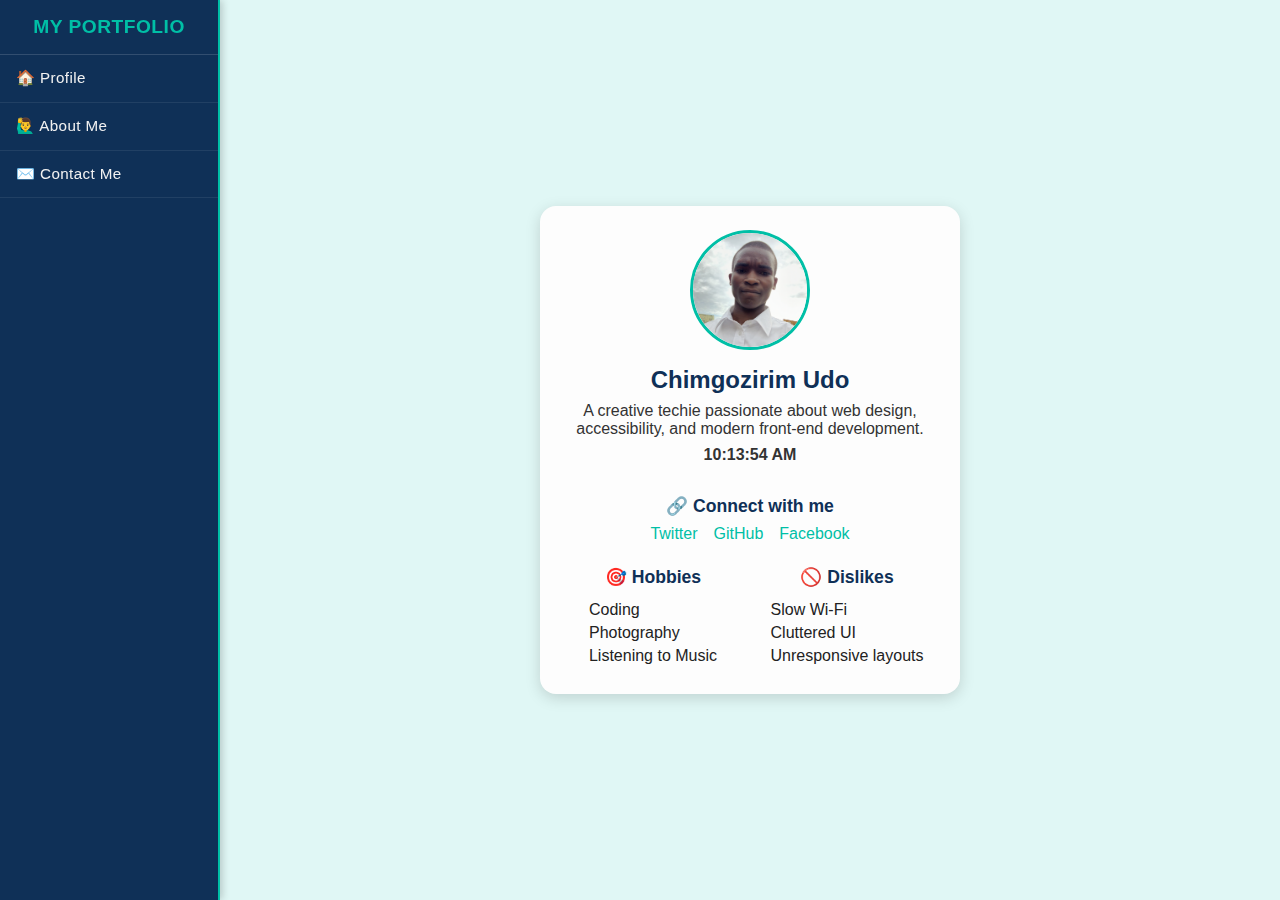
<file: index.html>
<!DOCTYPE html>
<html lang="en">
  <head>
    <meta charset="UTF-8" />
    <meta name="viewport" content="width=device-width, initial-scale=1.0" />
    <title>Profile Card</title>
    <link rel="stylesheet" href="styles.css" />
  </head>

  <body>
    <!-- ✅ Mobile Header -->
    <header class="mobile-header">
      <button
        id="sidebarToggle"
        aria-label="Toggle navigation"
        data-testid="test-sidebar-toggle"
      >
        ☰
      </button>
      <h1 class="mobile-title">My Portfolio</h1>
    </header>

    <!-- ✅ Sidebar -->
    <nav class="sidebar" data-testid="test-sidebar">
      <div class="sidebar-header" data-testid="test-sidebar-header">
        <h2>My Portfolio</h2>
      </div>

      <ul class="sidebar-menu" data-testid="test-sidebar-menu">
        <li>
          <a href="index.html" data-testid="test-sidebar-home">🏠 Profile</a>
        </li>
        <li>
          <a href="about me.html" data-testid="test-sidebar-about">🙋‍♂️ About Me</a>
        </li>
        <li>
          <a href="contact me.html" data-testid="test-sidebar-contact"
            >✉️ Contact Me</a
          >
        </li>
      </ul>
    </nav>

    <!-- ✅ Overlay -->
    <div class="overlay" id="overlay"></div>

    <!-- ✅ Main Profile Section -->
    <main>
      <article data-testid="test-profile-card" class="profile-card">
        <header class="profile-header">
          <img
            src="profile.jpg"
            alt="Profile photo of Chimgozirim Udo"
            data-testid="test-user-avatar"
            class="avatar"
          />
          <h1 data-testid="test-user-name">Chimgozirim Udo</h1>
          <p data-testid="test-user-bio">
            A creative techie passionate about web design, accessibility, and
            modern front-end development.
          </p>
          <p data-testid="test-user-time" class="time"></p>
        </header>

        <section class="social-section">
          <h2>🔗 Connect with me</h2>
          <ul data-testid="test-user-social-links" class="social-links">
            <li>
              <a
                href="https://x.com/Chimgoziri46539?s=09"
                target="_blank"
                rel="noopener noreferrer"
                data-testid="test-user-social-twitter"
              >
                Twitter
              </a>
            </li>
            <li>
              <a
                href="https://github.com/chimgozirimudo"
                target="_blank"
                rel="noopener noreferrer"
                data-testid="test-user-social-github"
              >
                GitHub
              </a>
            </li>
            <li>
              <a
                href="https://www.facebook.com/share/1MhXtC8FFm/"
                target="_blank"
                rel="noopener noreferrer"
                data-testid="test-user-social-facebook"
              >
                Facebook
              </a>
            </li>
          </ul>
        </section>

        <section class="lists">
          <div class="list-block">
            <h2>🎯 Hobbies</h2>
            <ul data-testid="test-user-hobbies">
              <li>Coding</li>
              <li>Photography</li>
              <li>Listening to Music</li>
            </ul>
          </div>

          <div class="list-block">
            <h2>🚫 Dislikes</h2>
            <ul data-testid="test-user-dislikes">
              <li>Slow Wi-Fi</li>
              <li>Cluttered UI</li>
              <li>Unresponsive layouts</li>
            </ul>
          </div>
        </section>
      </article>
    </main>

    <script src="script.js"></script>
  </body>
</html>
</file>
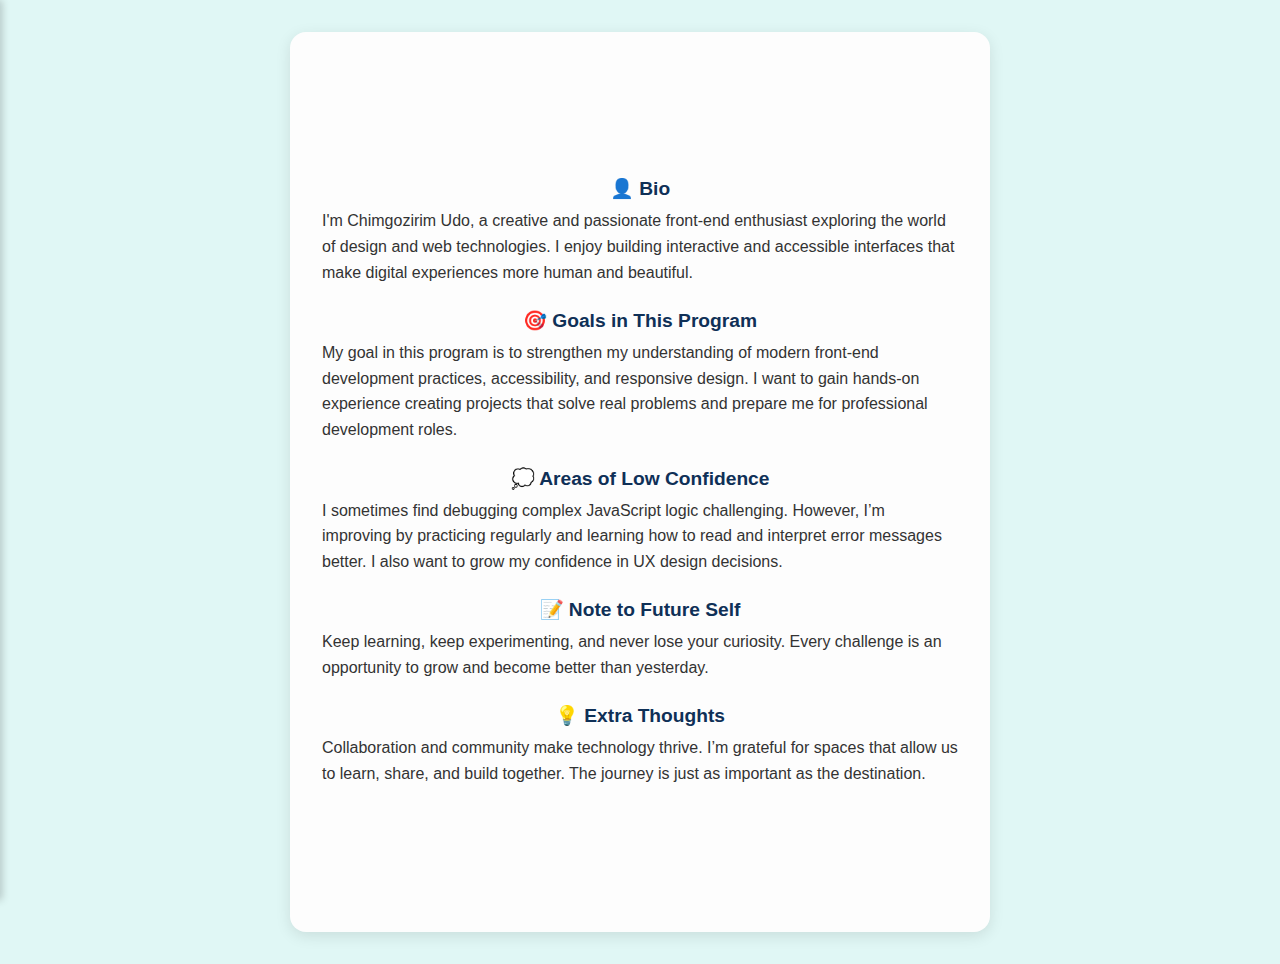
<file: about me.html>
<!DOCTYPE html>
<html lang="en">
  <head>
    <meta charset="UTF-8" />
    <meta name="viewport" content="width=device-width, initial-scale=1.0" />
    <title>About Me | My Portfolio</title>
    <link rel="stylesheet" href="styles.css" />
  </head>

  <body>
    <!-- ✅ Mobile Header -->
    <header class="mobile-header">
      <button
        id="sidebarToggle"
        aria-label="Toggle navigation"
        data-testid="test-sidebar-toggle"
      >
        ☰
      </button>
      <h1 class="mobile-title">About Me</h1>
    </header>

    <!-- ✅ Sidebar -->
    <nav class="sidebar" data-testid="test-sidebar">
      <div class="sidebar-header" data-testid="test-sidebar-header">
        <h2>My Portfolio</h2>
      </div>

      <ul class="sidebar-menu" data-testid="test-sidebar-menu">
        <li>
          <a href="index.html" data-testid="test-sidebar-home">🏠 Profile</a>
        </li>
        <li>
          <a href="about me.html" data-testid="test-sidebar-about">🙋‍♂️ About Me</a>
        </li>
        <li>
          <a href="contact me.html" data-testid="test-sidebar-contact">✉️ Contact Me</a>
        </li>
      </ul>
    </nav>

    <!-- ✅ Overlay -->
    <div class="overlay" id="overlay"></div>

    <!-- ✅ Main Content -->
    <main data-testid="test-about-page" class="about-main">
      <section data-testid="test-about-bio" class="about-section">
        <h2>👤 Bio</h2>
        <p>
          I'm Chimgozirim Udo, a creative and passionate front-end enthusiast
          exploring the world of design and web technologies. I enjoy building
          interactive and accessible interfaces that make digital experiences
          more human and beautiful.
        </p>
      </section>

      <section data-testid="test-about-goals" class="about-section">
        <h2>🎯 Goals in This Program</h2>
        <p>
          My goal in this program is to strengthen my understanding of modern
          front-end development practices, accessibility, and responsive design.
          I want to gain hands-on experience creating projects that solve real
          problems and prepare me for professional development roles.
        </p>
      </section>

      <section data-testid="test-about-confidence" class="about-section">
        <h2>💭 Areas of Low Confidence</h2>
        <p>
          I sometimes find debugging complex JavaScript logic challenging.
          However, I’m improving by practicing regularly and learning how to
          read and interpret error messages better. I also want to grow my
          confidence in UX design decisions.
        </p>
      </section>

      <section data-testid="test-about-future-note" class="about-section">
        <h2>📝 Note to Future Self</h2>
        <p>
          Keep learning, keep experimenting, and never lose your curiosity.
          Every challenge is an opportunity to grow and become better than
          yesterday.
        </p>
      </section>

      <section data-testid="test-about-extra" class="about-section">
        <h2>💡 Extra Thoughts</h2>
        <p>
          Collaboration and community make technology thrive. I’m grateful for
          spaces that allow us to learn, share, and build together. The journey
          is just as important as the destination.
        </p>
      </section>
    </main>

    <script src="script.js"></script>
  </body>
</html>
</file>
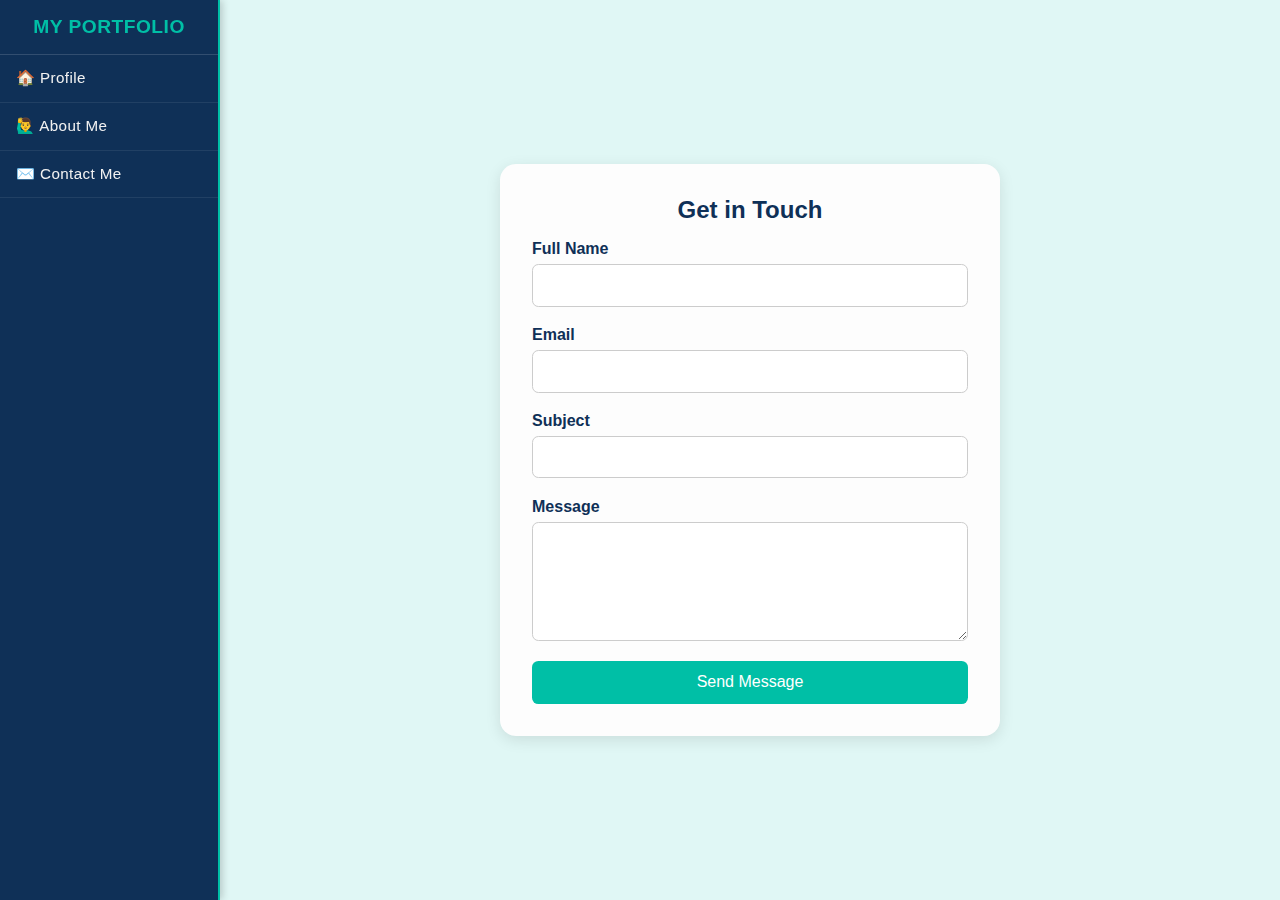
<file: contact me.html>
<!DOCTYPE html>
<html lang="en">
  <head>
    <meta charset="UTF-8" />
    <meta name="viewport" content="width=device-width, initial-scale=1.0" />
    <title>Contact Us | My Portfolio</title>
    <link rel="stylesheet" href="styles.css" />
  </head>

  <body>
    <!-- ✅ Mobile Header -->
    <header class="mobile-header">
      <button
        id="sidebarToggle"
        aria-label="Toggle navigation"
        data-testid="test-sidebar-toggle"
      >
        ☰
      </button>
      <h1 class="mobile-title">Contact Me</h1>
    </header>

    <!-- ✅ Sidebar -->
    <nav class="sidebar" data-testid="test-sidebar">
      <div class="sidebar-header" data-testid="test-sidebar-header">
        <h2>My Portfolio</h2>
      </div>

      <ul class="sidebar-menu" data-testid="test-sidebar-menu">
        <li>
          <a href="index.html" data-testid="test-sidebar-home">🏠 Profile</a>
        </li>
        <li>
          <a href="about me.html" data-testid="test-sidebar-about">🙋‍♂️ About Me</a>
        </li>
        <li>
          <a href="contact me.html" data-testid="test-sidebar-contact">✉️ Contact Me</a>
        </li>
      </ul>
    </nav>

    <!-- ✅ Overlay -->
    <div class="overlay" id="overlay"></div>

    <!-- ✅ Main Content -->
    <main>
      <section class="contact-section">
        <h2>Get in Touch</h2>

        <form id="contactForm" novalidate>
          <!-- Full Name -->
          <div class="form-group">
            <label for="name">Full Name</label>
            <input
              type="text"
              id="name"
              data-testid="test-contact-name"
              aria-describedby="error-name"
              required
            />
            <small
              id="error-name"
              data-testid="test-contact-error-name"
              class="error-msg"
            ></small>
          </div>

          <!-- Email -->
          <div class="form-group">
            <label for="email">Email</label>
            <input
              type="email"
              id="email"
              data-testid="test-contact-email"
              aria-describedby="error-email"
              required
            />
            <small
              id="error-email"
              data-testid="test-contact-error-email"
              class="error-msg"
            ></small>
          </div>

          <!-- Subject -->
          <div class="form-group">
            <label for="subject">Subject</label>
            <input
              type="text"
              id="subject"
              data-testid="test-contact-subject"
              aria-describedby="error-subject"
              required
            />
            <small
              id="error-subject"
              data-testid="test-contact-error-subject"
              class="error-msg"
            ></small>
          </div>

          <!-- Message -->
          <div class="form-group">
            <label for="message">Message</label>
            <textarea
              id="message"
              rows="5"
              data-testid="test-contact-message"
              aria-describedby="error-message"
              required
            ></textarea>
            <small
              id="error-message"
              data-testid="test-contact-error-message"
              class="error-msg"
            ></small>
          </div>

          <!-- Submit Button -->
          <button type="submit" data-testid="test-contact-submit">
            Send Message
          </button>

          <!-- Success Message -->
          <p
            id="success-message"
            data-testid="test-contact-success"
            class="success-msg"
            hidden
          >
            ✅ Your message has been sent successfully!
          </p>
        </form>
      </section>
    </main>

    <!-- ✅ Script -->
    <script src="script.js"></script>
  </body>
</html>
</file>
<file: styles.css>
/* ===== RESET ===== */
* {
  box-sizing: border-box;
  margin: 0;
  padding: 0;
}

body {
  font-family: "Poppins", Arial, sans-serif;
  background-color: #e0f7f5;
  color: #222;
  min-height: 100vh;
  transition: background 0.4s ease;
}

/* ===== SIDEBAR ===== */
.sidebar {
  position: fixed;
  top: 0;
  left: -220px; /* hidden by default */
  height: 100%;
  width: 220px;
  background-color: #0f3057;
  color: #f1f1f1;
  box-shadow: 2px 0 8px rgba(0, 0, 0, 0.2);
  overflow-x: hidden;
  transition: left 0.3s ease;
  z-index: 1000;
  border-right: 2px solid #00bfa6;
}

/* Show when toggled open */
.sidebar.open {
  left: 0;
}

/* Hover from screen edge (desktop only) */
@media (min-width: 769px) {
  body:hover .sidebar {
    left: -210px;
  }
  body:hover .sidebar:hover {
    left: 0;
  }
}

.sidebar-header {
  display: flex;
  align-items: center;
  justify-content: space-between;
  padding: 1rem;
  border-bottom: 1px solid rgba(255, 255, 255, 0.15);
}

.sidebar-header h2 {
  font-size: 1rem;
  color: #f1f1f1;
  white-space: nowrap;
}

.sidebar-menu {
  list-style: none;
  padding: 0;
  margin: 0;
}

.sidebar-menu li {
  border-bottom: 1px solid rgba(255, 255, 255, 0.08);
}

.sidebar-menu a {
  display: block;
  padding: 0.9rem 1rem;
  text-decoration: none;
  color: #f1f1f1;
  transition: background 0.3s ease, color 0.3s ease;
  border-radius: 0.3rem;
}

.sidebar-menu a:hover {
  background-color: #00bfa6;
  color: #fff;
}

/* ===== OVERLAY ===== */
.overlay {
  position: fixed;
  top: 0;
  left: 0;
  width: 100%;
  height: 100%;
  background: rgba(0, 0, 0, 0.4);
  visibility: hidden;
  opacity: 0;
  transition: opacity 0.3s ease, visibility 0.3s ease;
  z-index: 900;
}

.overlay.show {
  visibility: visible;
  opacity: 1;
}

/* ===== MOBILE HEADER ===== */
.mobile-header {
  display: flex;
  align-items: center;
  gap: 1rem;
  background: #0f3057;
  color: #f1f1f1;
  padding: 0.7rem 1rem;
  position: fixed;
  top: 0;
  left: 0;
  width: 100%;
  z-index: 1100;
  box-shadow: 0 2px 6px rgba(0, 0, 0, 0.2);
}

.mobile-header button {
  background: none;
  border: none;
  color: #f1f1f1;
  font-size: 1.8rem;
  cursor: pointer;
}

.mobile-title {
  font-size: 1.2rem;
  font-weight: bold;
}

@media (min-width: 769px) {
  .mobile-header {
    display: none;
  }
}

/* ===== MAIN CONTENT ===== */
main {
  display: flex;
  justify-content: center;
  align-items: center;
  padding: 2rem;
  margin-left: 0;
  min-height: 100vh;
  transition: margin 0.3s ease;
}

/* Add space when sidebar visible (desktop hover) */
@media (min-width: 769px) {
  .sidebar:hover ~ main {
    margin-left: 220px;
  }
}

/* Mobile adjustments */
@media (max-width: 768px) {
  main {
    margin-left: 0;
    padding-top: 4.5rem;
  }
}

/* ===== PROFILE CARD ===== */
.profile-card {
  background-color: #fdfdfd;
  border-radius: 1rem;
  box-shadow: 0 4px 15px rgba(0, 0, 0, 0.15);
  max-width: 420px;
  width: 100%;
  padding: 1.5rem;
  display: flex;
  flex-direction: column;
  gap: 1.5rem;
  animation: fadeIn 0.6s ease-in;
}

@keyframes fadeIn {
  from {
    opacity: 0;
    transform: translateY(15px);
  }
  to {
    opacity: 1;
    transform: translateY(0);
  }
}

.profile-header {
  text-align: center;
}

.avatar {
  width: 120px;
  height: 120px;
  border-radius: 50%;
  object-fit: cover;
  margin-bottom: 0.75rem;
  border: 3px solid #00bfa6;
}

.profile-header h1 {
  font-size: 1.5rem;
  color: #0f3057;
  margin-bottom: 0.5rem;
}

.profile-header p {
  color: #333;
  margin-bottom: 0.5rem;
}

.time {
  font-weight: bold;
  color: #00bfa6;
}

.social-section h2,
.list-block h2 {
  font-size: 1.1rem;
  margin-bottom: 0.5rem;
  color: #0f3057;
}

.social-links {
  list-style: none;
  display: flex;
  justify-content: center;
  gap: 1rem;
  flex-wrap: wrap;
}

.social-links a {
  text-decoration: none;
  color: #00bfa6;
  transition: color 0.3s ease;
}

.social-links a:hover,
.social-links a:focus {
  color: #0f3057;
}

.lists {
  display: grid;
  grid-template-columns: 1fr 1fr;
  gap: 1rem;
  text-align: center;
}

.list-block ul {
  list-style-type: none;
  padding: 0;
  margin: 0;
  display: inline-block;
  text-align: left;
}

.list-block ul li {
  margin: 0.3rem 0;
}

h2{
    text-align: center;
}
/* ===== CONTACT FORM ===== */
.contact-section {
  background-color: #fdfdfd;
  padding: 2rem;
  border-radius: 1rem;
  box-shadow: 0 4px 15px rgba(0, 0, 0, 0.1);
  width: 100%;
  max-width: 500px;
}

.contact-section h2 {
  color: #0f3057;
  text-align: center;
  margin-bottom: 1rem;
}

.form-group {
  display: flex;
  flex-direction: column;
  margin-bottom: 1rem;
}

label {
  font-weight: 600;
  margin-bottom: 0.4rem;
  color: #0f3057;
}

input,
textarea {
  padding: 0.7rem;
  border: 1px solid #ccc;
  border-radius: 0.4rem;
  font-size: 1rem;
}

input:focus,
textarea:focus {
  border-color: #00bfa6;
  outline: none;
}

button[type="submit"] {
  background-color: #00bfa6;
  color: #fff;
  border: none;
  padding: 0.8rem 1.5rem;
  border-radius: 0.4rem;
  cursor: pointer;
  font-size: 1rem;
  width: 100%;
  transition: background 0.3s ease;
}

button[type="submit"]:hover {
  background-color: #0f3057;
}

.error-msg {
  color: red;
  font-size: 0.85rem;
  margin-top: 0.2rem;
}

.success-msg {
  text-align: center;
  color: #00bfa6;
  font-weight: bold;
  margin-top: 1rem;
}

/* ===== ABOUT PAGE ===== */
.about-main {
  display: flex;
  flex-direction: column;
  gap: 1.5rem;
  background-color: #fdfdfd;
  padding: 2rem;
  border-radius: 1rem;
  max-width: 700px;
  margin: 2rem auto;
  box-shadow: 0 4px 15px rgba(0, 0, 0, 0.1);
}

.about-section h2 {
  color: #0f3057;
  margin-bottom: 0.5rem;
  font-size: 1.2rem;
}

.about-section p {
  color: #333;
  line-height: 1.6;
}


/* ===== SIDEBAR FONT ENHANCEMENTS ===== */
.sidebar-header h2 {
  font-family: "Poppins", sans-serif;
  font-size: 1.2rem;
  font-weight: 600;
  letter-spacing: 0.5px;
  color: #00bfa6; /* bright teal accent */
  text-transform: uppercase;
  text-align: center;
  margin: 0 auto;
  transition: color 0.3s ease;
}

.sidebar-header h2:hover {
  color: #ffffff;
}

.sidebar-menu a {
  font-family: "Poppins", sans-serif;
  font-size: 0.95rem;
  font-weight: 500;
  letter-spacing: 0.4px;
}

.sidebar-menu a:hover {
  background-color: #00bfa6;
  color: #ffffff;
  font-weight: 600;
  transform: scale(1.02);
  transition: all 0.3s ease;
}
</file>
